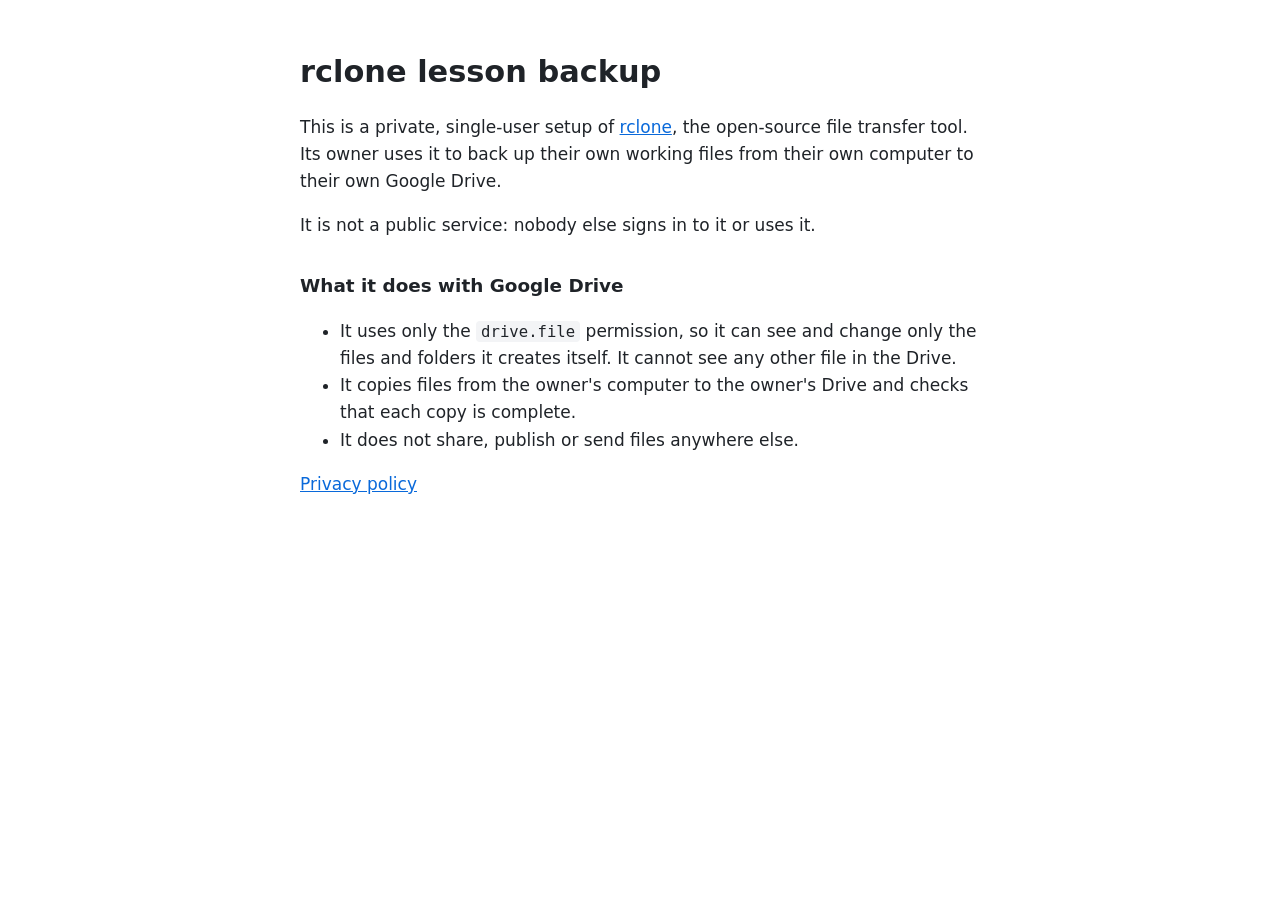
<file: index.html>
<!doctype html>
<html lang="en">
<head>
  <meta charset="utf-8">
  <meta name="viewport" content="width=device-width, initial-scale=1">
  <title>rclone lesson backup</title>
  <link rel="stylesheet" href="style.css">
</head>
<body>
  <main>
    <h1>rclone lesson backup</h1>
    <p>This is a private, single-user setup of <a href="https://rclone.org">rclone</a>, the open-source file
      transfer tool. Its owner uses it to back up their own working files from their own computer to their own
      Google Drive.</p>
    <p>It is not a public service: nobody else signs in to it or uses it.</p>
    <h2>What it does with Google Drive</h2>
    <ul>
      <li>It uses only the <code>drive.file</code> permission, so it can see and change only the files and
        folders it creates itself. It cannot see any other file in the Drive.</li>
      <li>It copies files from the owner's computer to the owner's Drive and checks that each copy is complete.</li>
      <li>It does not share, publish or send files anywhere else.</li>
    </ul>
    <p><a href="privacy.html">Privacy policy</a></p>
  </main>
</body>
</html>
</file>
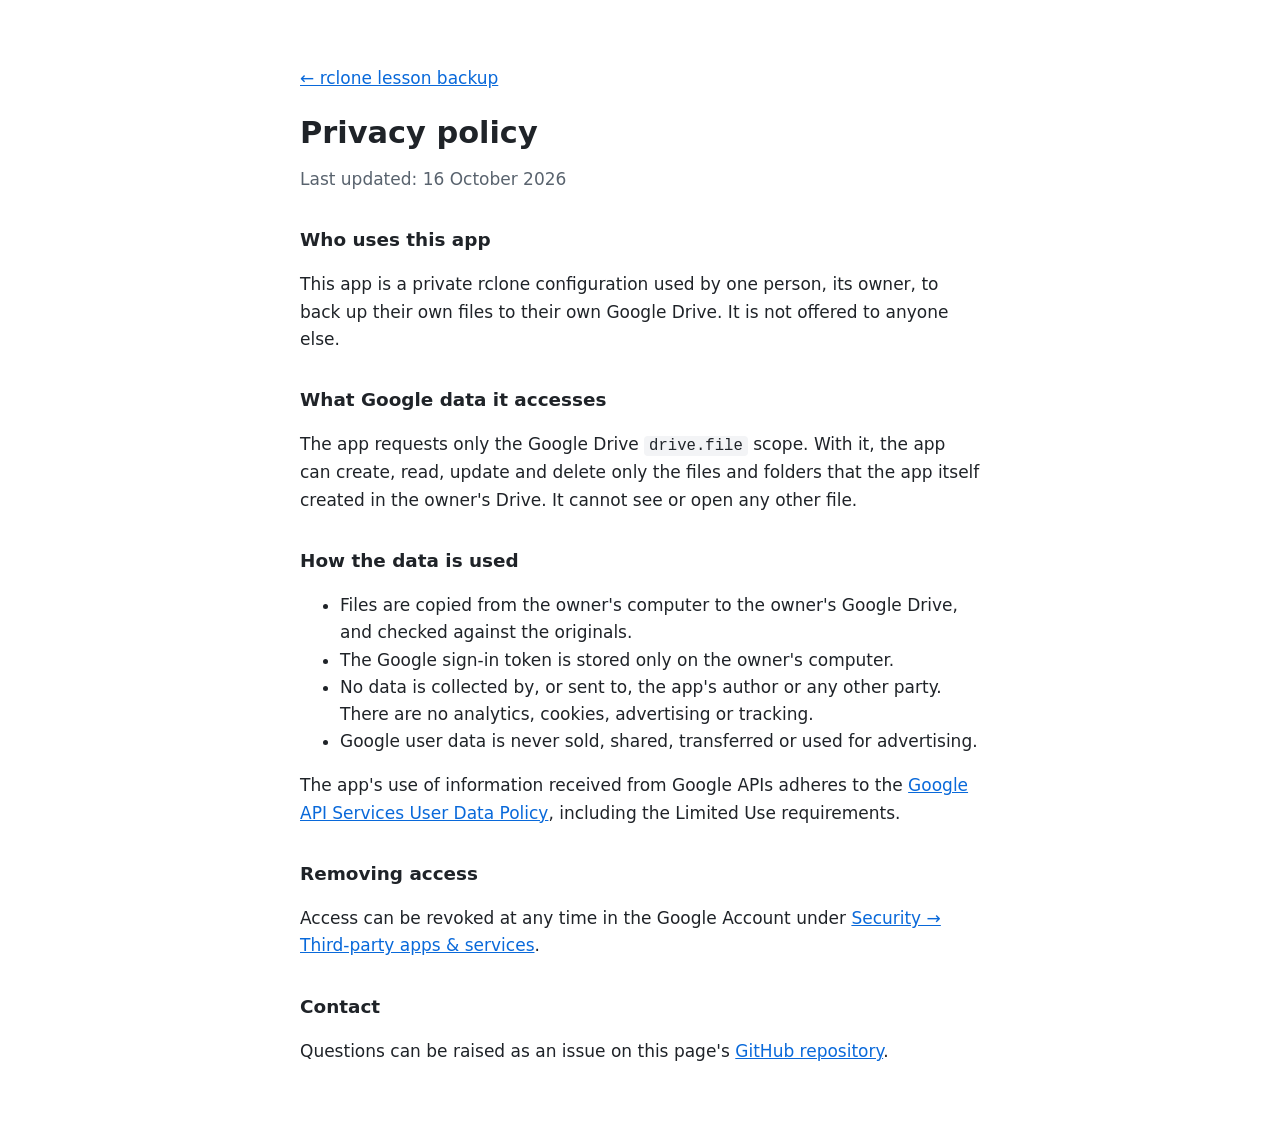
<file: privacy.html>
<!doctype html>
<html lang="en">
<head>
  <meta charset="utf-8">
  <meta name="viewport" content="width=device-width, initial-scale=1">
  <title>Privacy policy — rclone lesson backup</title>
  <link rel="stylesheet" href="style.css">
</head>
<body>
  <main>
    <p><a href="./">← rclone lesson backup</a></p>
    <h1>Privacy policy</h1>
    <p class="muted">Last updated: 16 October 2026</p>

    <h2>Who uses this app</h2>
    <p>This app is a private rclone configuration used by one person, its owner, to back up their own files to
      their own Google Drive. It is not offered to anyone else.</p>

    <h2>What Google data it accesses</h2>
    <p>The app requests only the Google Drive <code>drive.file</code> scope. With it, the app can create, read,
      update and delete only the files and folders that the app itself created in the owner's Drive. It cannot
      see or open any other file.</p>

    <h2>How the data is used</h2>
    <ul>
      <li>Files are copied from the owner's computer to the owner's Google Drive, and checked against the
        originals.</li>
      <li>The Google sign-in token is stored only on the owner's computer.</li>
      <li>No data is collected by, or sent to, the app's author or any other party. There are no analytics,
        cookies, advertising or tracking.</li>
      <li>Google user data is never sold, shared, transferred or used for advertising.</li>
    </ul>
    <p>The app's use of information received from Google APIs adheres to the
      <a href="https://developers.google.com/terms/api-services-user-data-policy">Google API Services User Data
      Policy</a>, including the Limited Use requirements.</p>

    <h2>Removing access</h2>
    <p>Access can be revoked at any time in the Google Account under
      <a href="https://myaccount.google.com/connections">Security → Third-party apps &amp; services</a>.</p>

    <h2>Contact</h2>
    <p>Questions can be raised as an issue on this page's
      <a href="https://github.com/Muhammadrasul-Nazirjonov/rclone-lesson-backup/issues">GitHub repository</a>.</p>
  </main>
</body>
</html>
</file>
<file: style.css>
:root { --bg: #ffffff; --fg: #1f2328; --muted: #59636e; --link: #0969da; --code: #f3f4f6; }
@media (prefers-color-scheme: dark) {
  :root { --bg: #0d1117; --fg: #e6edf3; --muted: #9198a1; --link: #4493f8; --code: #161b22; }
}
html { background: var(--bg); }
body { margin: 0; color: var(--fg); background: var(--bg);
       font: 17px/1.6 system-ui, -apple-system, "Segoe UI", Roboto, sans-serif; }
main { max-width: 680px; margin: 0 auto; padding: 48px 16px; }
h1 { font-size: 1.9rem; margin: 0 0 16px; }
h2 { font-size: 1.15rem; margin: 32px 0 8px; }
a { color: var(--link); }
code { background: var(--code); padding: 1px 5px; border-radius: 4px; font-size: 0.92em; }
.muted { color: var(--muted); margin-top: -8px; }
</file>
